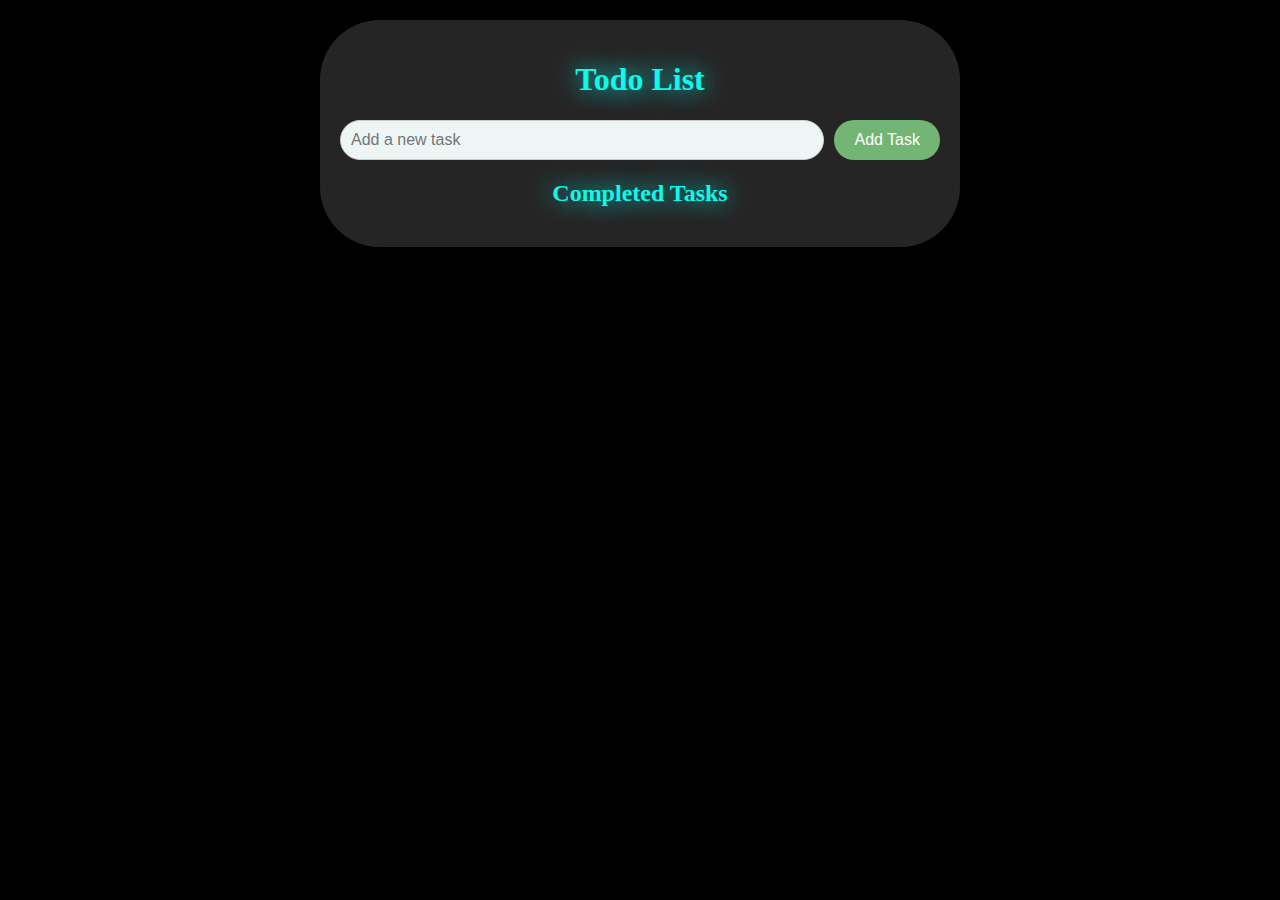
<file: index.html>
<!DOCTYPE html>
<html lang="en">
<head>
    <meta charset="UTF-8">
    <meta name="viewport" content="width=device-width, initial-scale=1.0">
    <title>Todo List</title>
    <link rel="stylesheet" href="style.css">
</head>
<body>
    <div class="todo-container">
        <h1>Todo List</h1>
        <div class="add-task">
            <input type="text" id="taskInput" placeholder="Add a new task">
            <button onclick="addTask()">Add Task</button>
        </div>
        <ul id="taskList" class="task-list">
            
        </ul>
        <h2>Completed Tasks</h2>
        <ul id="completedTasks" class="task-list">
         
        </ul>
    </div>

    <script src="jascr.js"></script>
</body>
</html>
</file>
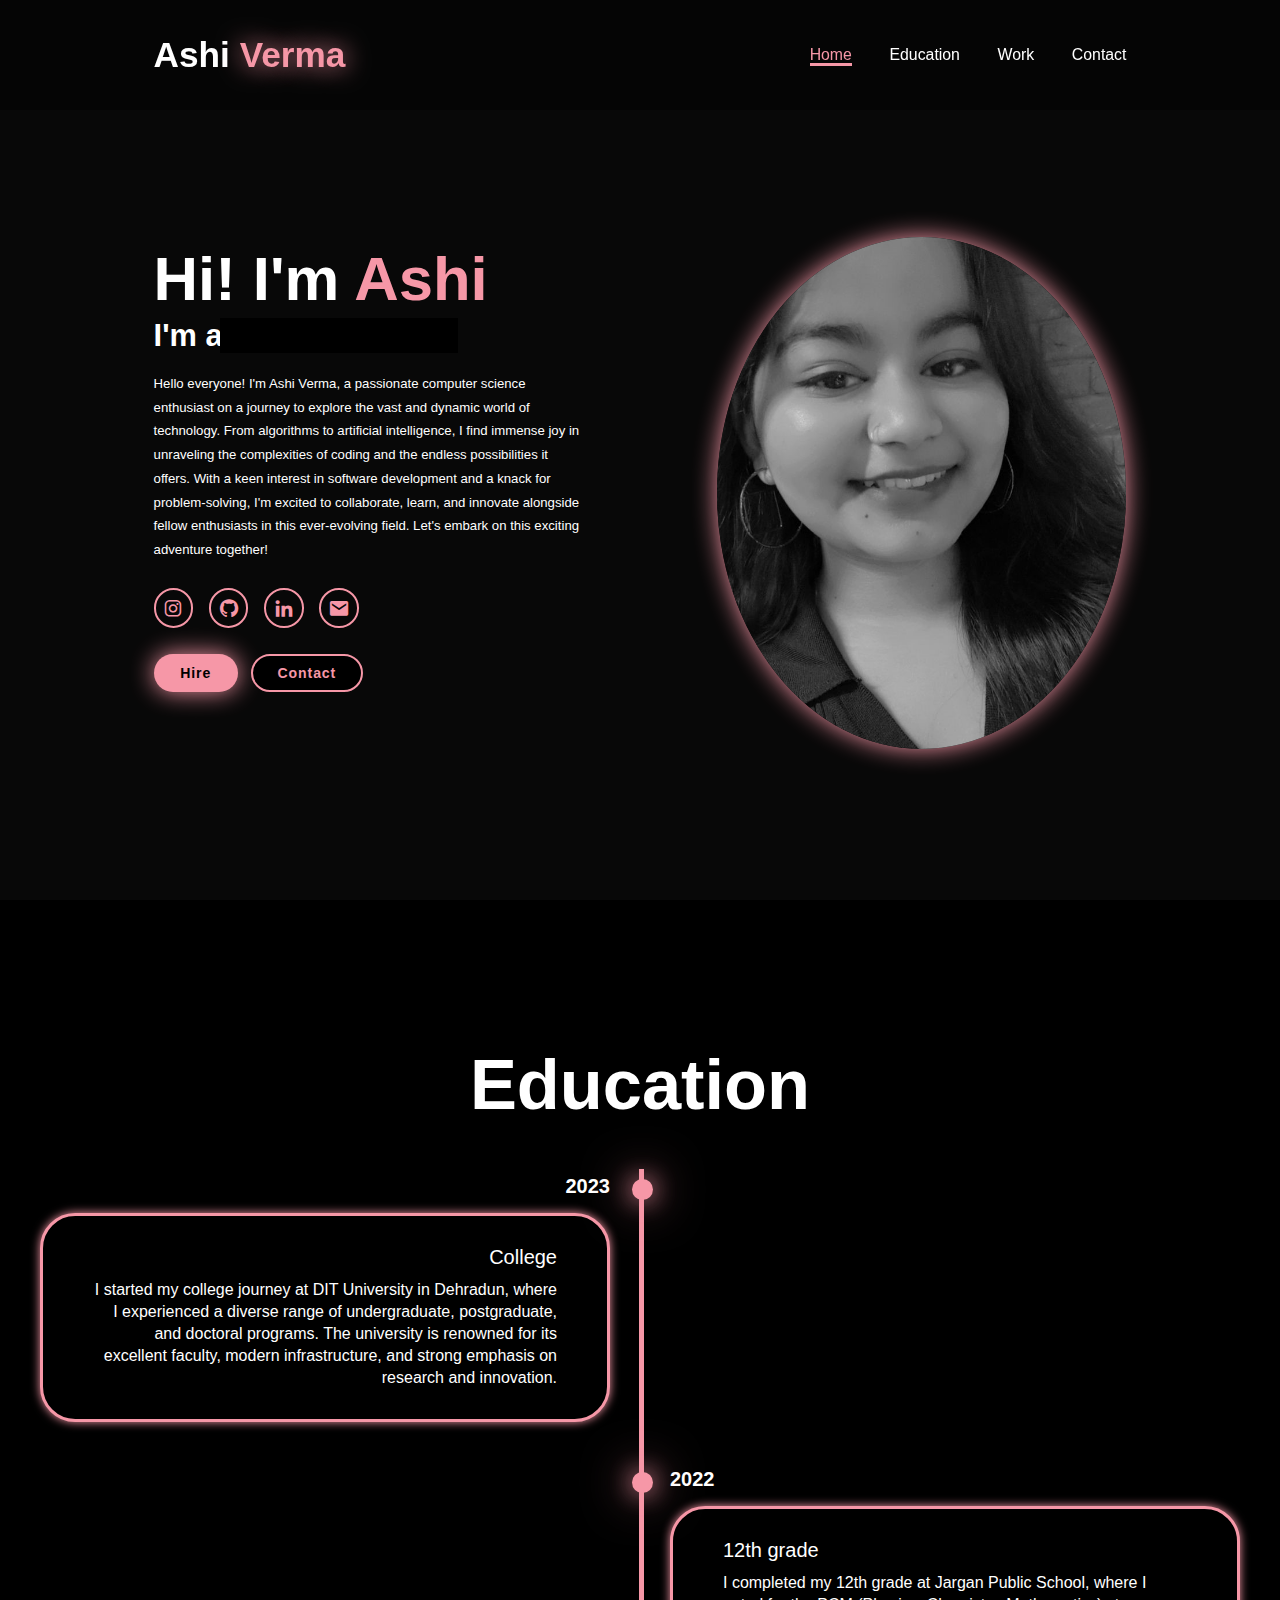
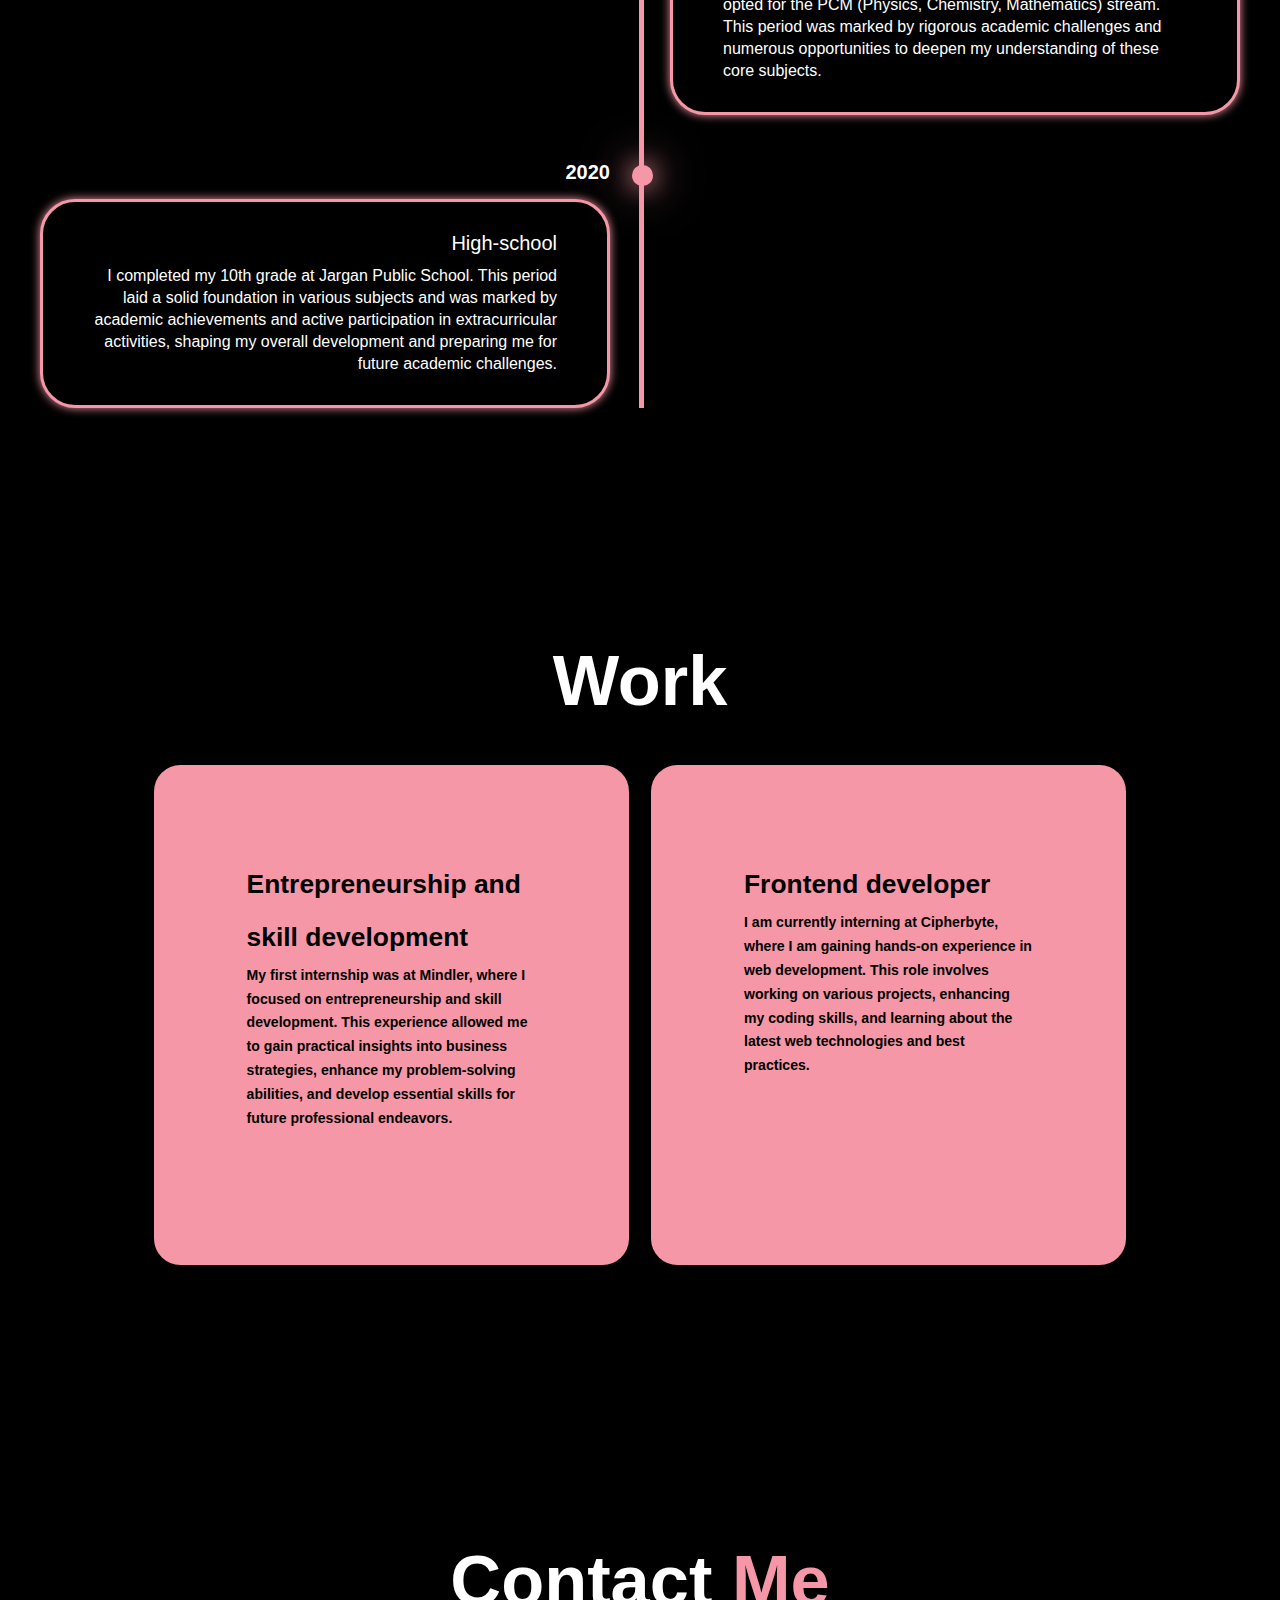
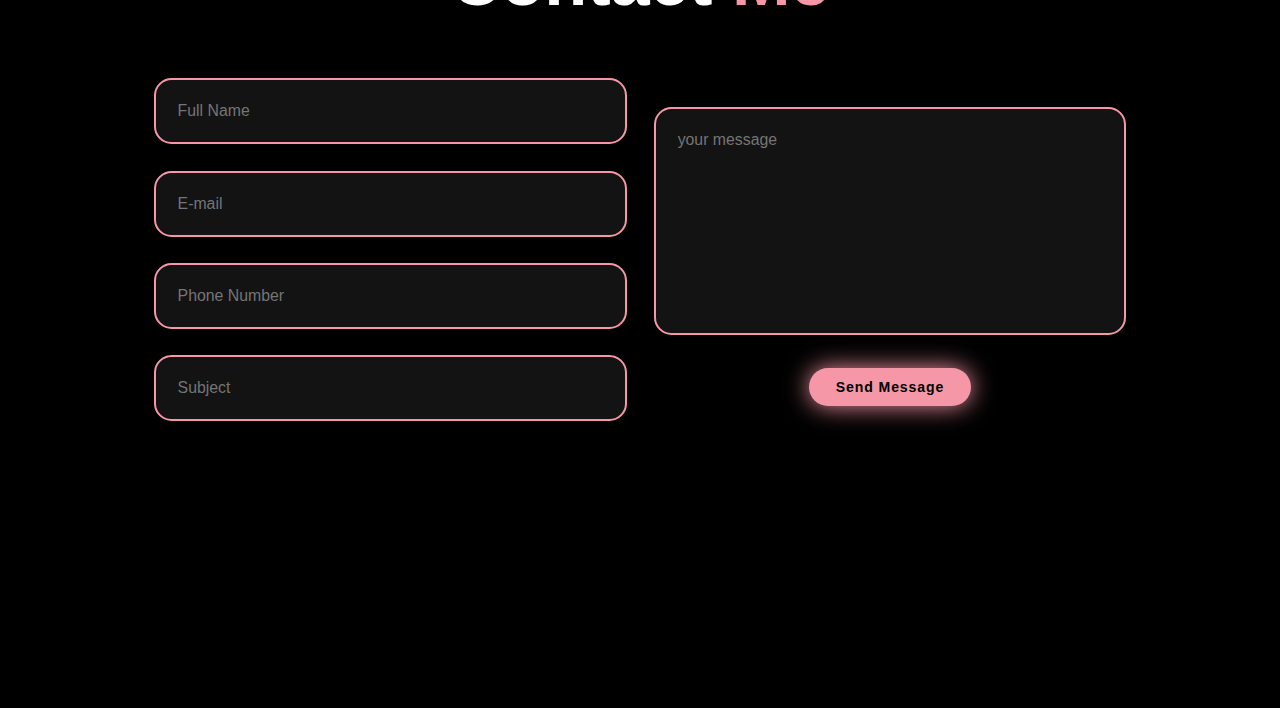
<file: main.html>
<!DOCTYPE html>
<html lang="en">
<head>
    <meta charset="UTF-8">
    <meta name="viewport" content="width=device-width, initial-scale=1.0">
    <link rel = "stylesheet" href="styles.css">
    <link href='https://unpkg.com/boxicons@2.1.4/css/boxicons.min.css' rel='stylesheet'>
    <title>Ashi Verma</title>
</head>
<body>
  <header class= "header">
    <a href = "#home" class="logo">Ashi
        <span>Verma</span>
    </a>
    <i class='bx bx-menu' id="menu-icon"></i>
    <nav class="navbar">
        <a href="#home" class="active">Home</a>
        <a href="#education">Education</a>
        <a href="#work">Work</a>
        <a href="#contact">Contact</a>
    </nav>
  
  </header>
  
  <!-- for home page -->
  <section class="home" id="home">
    <div class="home-content">
        <h1>Hi! I'm <span>Ashi</span></h1>
        <h3 class="text-animation">I'm a<span></span></h3>
     <p>Hello everyone! I'm Ashi Verma, a passionate computer 
      science enthusiast on a journey to explore the vast and 
      dynamic world of technology. 
      From algorithms to artificial intelligence, I find immense joy 
      in unraveling the complexities of coding and the endless 
      possibilities it offers. With a keen interest in software
       development and a knack for problem-solving, I'm excited to 
       collaborate, learn, and innovate alongside fellow enthusiasts in this ever-evolving field.
       Let's embark on this exciting adventure together!</p>
     <div class="social-icons">
        <a href="#"><i class='bx bxl-instagram'></i></a>
        <a href="#"><i class='bx bxl-github'></i></a>
        <a href="#"><i class='bx bxl-linkedin'></i></a>
        <a href="#"><i class='bx bxs-envelope'></i></a>
     </div>
     <div class="btn-group">
        <a href="#" class="btn">Hire</a>
        <a href="#contact" class="btn">Contact</a>
     </div>
    </div>
     <div class="home-img">
      <img src="img.jpg" alt="">
     </div>
  </section>


  <!-- education page -->
  <section class="education" id="education">

    <h2 class="heading">Education</h2>
    <div class="timeline-items">
     <div class="timeline-item">
      <div class="timeline-dot"></div>
        <div class="timeline-date">2023</div>
        <div class="timeline-content">
          <h3>College</h3>
         <p>I started my college journey at DIT University in Dehradun,
           where I experienced a diverse range of undergraduate, postgraduate,
            and doctoral programs. The university is renowned for its excellent faculty,
             modern infrastructure, 
          and strong emphasis on research and innovation.</p> 
        </div>
      
    </div>

    <div class="timeline-item">
      <div class="timeline-dot"></div>
        <div class="timeline-date">2022</div>
        <div class="timeline-content">
          <h3>12th grade</h3>
         <p>I completed my 12th grade at Jargan Public School,
           where I opted for the PCM (Physics, Chemistry, Mathematics) stream. 
           This period was marked by rigorous academic challenges and numerous 
          opportunities to deepen my understanding of these core subjects.
        
         </p> 
        </div>
      
    </div>
    <div class="timeline-item">
      <div class="timeline-dot"> </div>
        <div class="timeline-date">2020</div>
        <div class="timeline-content">
          <h3>High-school</h3>
         <p>I completed my 10th grade at Jargan Public School. 
          This period laid a solid foundation in various subjects and was 
          marked by academic achievements and active participation in 
          extracurricular activities, shaping my overall development 
          and preparing me for future academic challenges.</p> 
        </div>
     
    </div> 
   </div>
  </section>

  <!-- work page -->
  <section class="work" id="work">
    <h2 class="heading">Work</h2>
    <div class="work-container">
      <div class="work-box">
        <div class="work-info">
          <h4>Entrepreneurship and skill development</h4>
          <p>My first internship was at Mindler, where I focused on 
            entrepreneurship and skill development. This experience allowed me to
             gain practical insights into business strategies, enhance my 
             problem-solving abilities, and develop essential skills
              for future professional endeavors.
          </p>
        </div>
      </div>

      <div class="work-box">
        <div class="work-info">
          <h4>Frontend developer</h4>
          <p>I am currently interning at Cipherbyte, where
             I am gaining hands-on experience in web development. 
             This role involves working on various projects, 
             enhancing my coding skills, and learning about the 
             latest web technologies and best practices.
          </p>
        </div>
      </div>
    </div>

  </section>
<!-- contact page -->
  <section class="contact" id="contact">
    <h2 class="heading">Contact <span>Me</span></h2>
    <form action="">
      <div class="input-group">
        <div class="input-box">
          <input type="text" placeholder="Full Name">
          <input type="email" placeholder="E-mail">
        </div>
        <div class="input-box">
          <input type="number" placeholder="Phone Number">
          <input type="text" placeholder="Subject">
        </div>
      </div>

      <div class="input-group-2">
        <textarea name="" id="" cols="30" rows="10"
        placeholder="your message"></textarea>
        <input type="submit" value="Send Message" class="btn">
      </div>
    </form>

  </section>
  
</body>
</html>
</file>
<file: style.css>
body {
    font-family:Georgia, 'Times New Roman', Times, serif;
    background-color:black;
    text-align: center;
    margin: 0;
    padding: 0;
}

.todo-container {
    max-width: 600px;
    margin: 20px auto;
    background-color: rgb(38, 37, 37);
    padding: 20px;
    border-radius: 60px;
    box-shadow: 0 0 10px rgba(0,0,0,0.1);
}

h1, h2 {
    color: #09fbeb;
    text-shadow: 0 0 25px #00ffee;
}

.add-task {
    display: flex;
    margin-bottom: 20px;
}

input[type="text"] {
    color:black;
    flex: 1;
    padding: 10px;
    margin-right: 10px;
    font-size: 16px;
    border: 1px solid #ccc;
    border-radius: 30px;
    background-color: rgb(237, 245, 245);
}

button {
    padding: 10px 20px;
    font-size: 16px;
    border: none;
    border-radius: 30px;
    background-color: #72b574;
    color: white;
    cursor: pointer;
    transition: 0.3s ease;
}

button:hover {
    background-color: #45a049;
    transform:scale(1.1);
}

.task-list {
    list-style-type: none;
    padding: 0;
}

.task-list li {
    background-color: rgb(233, 238, 238);
    padding: 10px;
    margin-bottom: 10px;
    border-radius: 30px;
    box-shadow: 0 2px 5px rgba(0,0,0,0.1);
    display: flex;
    justify-content: space-between;
    align-items: center;
    color:black;
}

.task-list li .task-actions {
    display: flex;
    gap: 5px;
}

.task-list li.completed {
    background-color:rgb(243, 248, 248);
    text-decoration: line-through;
    color:black;

}
</file>
<file: styles.css>
*{
    margin: 0;
    padding: 0;
    font-family: "poppins", sans-serif;
    scroll-behavior: smooth;
    outline: none;
    border: none;
    text-decoration: none;
    box-sizing: border-box;
    
}
html{
font-size: 60%;
overflow-x:hidden;
}
body{
    background: #080808;
    color:white;
}
.header {
    position: fixed;
    top: 0;
    width: 100%;
    padding: 4rem 12% 4rem;
    left: 0;
    background: rgba(0, 0, 0, 0.3);
    backdrop-filter: blur(10px);
    display: flex;
    justify-content: space-between;
    align-items: center;
    z-index: 5;
}
/* styling of the logo */
.logo {
    font-size: 4rem;
    color: white;
    font-weight: 800;
    cursor: pointer;
    transition: 0.3s ease;
}
.logo:hover {
    transform: scale(1.2);
}
.logo span{
    text-shadow: 0 0 25px rgb(246, 151, 167);
}

/* styling of the icons and menus */
.navbar a{
    font-size: 1.8rem;
    color: white;
    margin-left: 4rem;
    font-weight: 500;
    transition: 0.3s ease;
    border-bottom: 3px solid transparent;
}
.navbar a:hover,
.navbar a.active{
    color:rgb(246, 151, 167);
    border-bottom: 3px solid rgb(246, 151, 167);
}
#menu-icon{
    font-size: 3.6rem;
    color: rgb(246, 151, 167);
    display: none;
}
section {
    min-height: 100vh;
    padding: 10rem 12% 10rem;
}
.home{
    display: flex;
    align-items: center;
    justify-content: center;
    gap: 15rem;
}
.home-content{
    display: flex;
    flex-direction: column;
    align-items: baseline;
    text-align: left;
    justify-content: center;
    margin-top: 3rem;
}
span {
    color: rgb(246, 151, 167);
}
.logo span{
    color: rgb(246, 151, 167);
}
.home-content h3{
    margin-bottom: 2rem;
    margin-top: 1rem;
    font-size: 3.5rem;
}
.home-content h1{
    font-size: 7rem;
    font-weight: 700;
    margin-top: 1.5rem;
    line-height: 1;
}
.home-img {
    border-radius: 50%;
}
.home-img img{
    position: relative;
    top: 5em;
    width: 32vw;
    border-radius: 50%;
    box-shadow: 0 0 25px rgb(246, 151, 167);
    cursor: pointer;
    transition: 0.4s ease-in-out;
}
.home-img img:hover {
    box-shadow: 0 0 25px rgb(246, 151, 167),
                0 0 50px rgb(246, 151, 167),
                0 0 100px rgb(246, 151, 167);
}
.home-content p{
    font-size: 1.5rem;
    font-weight: 500;
    line-height: 1.8;
    max-width: 1000px; 
}
.social-icons a{
    display: inline-flex;
    justify-content: center;
    align-items: center;
    width: 4.5rem;
    height: 4.5rem;
    background: transparent;
    border: 2px solid rgb(246, 151, 167);
    font-size: 2.5rem;
    border-radius: 50%;
    color: rgb(246, 151, 167);
    margin: 3rem 1.5rem 3rem 0;
    transition: 0.3s ease-in-out;
}
.social-icons a:hover {
    color: white;
    transform: scale(1.3)translateY(-5px);
    box-shadow: 0 0 25px rgb(246, 151, 167);
    background: rgb(246, 151, 167);
}

/* styling of the button  */
.btn {
    display: inline-block;
    padding: 1rem 2.8rem;
    background: rgb(246, 151, 167);
    box-shadow:  0 0 25px rgb(246, 151, 167);
    border-radius: 4rem;
    font-size: 1.6rem;
    color: black;
    border: 2px solid transparent;
    letter-spacing: 0.1rem;
    font-weight: 600;
    transition: 0.3s ease-in-out;
    cursor: pointer;
}
.btn:hover {
 transform: scale(1.05);
 box-shadow: 0 0 50px rgb(246, 151, 167);  
}
.btn-group {
    display: flex;
    align-items: center;
    gap: 1.5rem;
}
.btn-group a:nth-of-type(2){
    background-color: black;
    color: rgb(246, 151, 167);
    border: 2px solid rgb(246, 151, 167);
    box-shadow: 0 0 25px transparent;
}
.btn-group a:nth-of-type(2):hover {
    box-shadow: 0 0 25px rgb(246, 151, 167);
    background-color: rgb(246, 151, 167);
    color: black;
}
/* styling of the text-animation */
.text-animation {
    font-size: 34px;
    font-weight: 600;
    min-width: 280px;
}
.text-animation span{
    position: relative;
}
.text-animation span::before {
content: " Web developer";
color:rgb(246, 151, 167);
animation: words 20s infinite;
}
.text-animation span::after{
    content: "";
    background-color: black;
    position: absolute;
    width: calc(100% + 8px);
    height: 100%;
    border-left: 3px solid black;
    right: -8px;
    animation: cursor 0.6s infinite, typing 20s steps(14) infinite;
}
@keyframes cursor {
    to{
        border-left: 2px solid rgb(246, 151, 167);
    }
}
/* transition effect */
@keyframes words {
    0%,
    20%{
        content: " Student";
    }
    21%,
    40%{
        content: " Web developer";
    }
    41%,
    60% {
        content: " CSE STUDENT";
    }
    61%, 
    80% {
        content: " Future Engineer";
    }
    81%, 
    100% {
        content: " Eager learner";
    }

}
@keyframes typing {
    10%,
    15%,
    30%,
    35%,
    50%,
    55%,
    70%,
    75%,
    90%,
    95%{
        width: 0;
    }
    5%, 
    20%,
    25%,
    40%,
    45%,
    60%,
    65%,
    80%,
    85%{
        width: calc(100% + 8px);
    }
}
.heading{
    font-size: 8rem;
    text-align: center;
    margin: 5rem 0;
}
/* styling of other different pages */
.education {
    padding: 100px 15px;
    background: black;
}
.education h2{
    margin-bottom: 5rem;
}
.timeline-items {
    max-width: 1200px;
    margin: auto;
    display: flex;
    flex-wrap: wrap;
    position : relative;
}
.timeline-items::before{
    content:"";
    position: absolute;
    width: 5px;
    height: 100%;
    background-color: rgb(246, 151, 167);
    left: calc(50% - 1px);
}
.timeline-item{
    margin-bottom: 40px;
    width: 100%; 
    position:relative;
}
.timeline-item:last-child{
    margin-bottom:0;
}
.timeline-item:nth-child(odd){
    padding-right: calc(50% + 30px);
    text-align: right;
}
.timeline-item:nth-child(even){
    padding-left: calc(50% + 30px);
}
.timeline-dot{
    height: 21px;
    width: 21px;
    background-color: rgb(246, 151, 167);
    box-shadow: 0 0 25px rgb(246, 151, 167),
                0 0 50px rgb(246, 151, 167);
    position: absolute;
    left: calc(50% - 8px);
    border-radius: 50%;
    top: 10px;
}
.timeline-date{
    font-size: 20px;
    font-weight: 800;
    color: white;
    margin: 6px 0 15px;
}
.timeline-content{
    background-color: black;
    border: 3px solid rgb(246, 151, 167);
    padding: 30px 50px;
    border-radius: 4rem;
    box-shadow: 0 0 10px rgb(246, 151, 167);
    cursor: pointer;
    transition: 0.3s ease-in-out;
}
.timeline-content:hover {
    transform: scale(1.05);
    box-shadow: 0 0 25px rgb(246, 151, 167);
}
.timeline-content h3{
    font-size: 20px;
    color: white;
    margin: 0 0 10px;
    font-weight: 500;
}
.timeline-content p{
    color: white;
    font-size: 16px;
    font-weight: 300;
    line-height: 22px;
}
::-webkit-scrollbar{
    width: 15px;
}
::-webkit-scrollbar-thumb{
    background-color: rgb(246, 151, 167);
}
::-webkit-scrollbar-track{
    background-color: black;
    width: 50px;
}
.work {
    background: black;
    color:black;
}
.work h2{
    margin-bottom: 5rem;
    color: white;
}
.work-container{
    display: grid;
    grid-template-columns: repeat(2,1fr);
    align-items: center;
    gap: 2.5rem;
}
.work-box{
    background-color: rgb(246, 151, 167);
    height: 500px;
    border-radius: 3rem;
    border: 5px solid transparent;
    cursor: pointer;
    transition: 0.4s ease-in-out;
}
.work-box:hover{
    background: white;
    color: black;
    border: 5px solid rgb(246, 151, 167);
    transform: scale(1.03);
}
.work-box, .work-info{
    display:flex;
    flex-direction: column;
    text-align: left;
    max-height: 500px;
    justify-content: left;
    align-items: baseline;
    padding: 5rem 5rem;
    
}
.work-info h4{
    font-size: 3rem;
    font-weight: 800;
    line-height: 2;
    color: black;
}
.work-info p{
    font-size: 1.6rem;
    font-weight: 600;
    max-height: 100px;
    line-height: 1.7;
    margin: auto;
    color: black;
}
.contact{
    background-color: black;
}
.contact h2{
    margin-bottom: 3rem;
    color: white;
}
.contact form{
    display: flex;
    align-items: center;
    justify-content: center;
    gap: 3rem;
    margin: 5rem auto;
    text-align: center;

}
.contact form .input-box{
    display: flex;
    justify-content: center;
    flex-wrap: wrap;
}
.contact form .input-box input, 
.contact form textarea{
    width: 100%;
    padding: 2.5rem;
    font-size: 1.8rem;
    color: white;
    background: #131313;
    border-radius: 2rem;
    border: 2px solid rgb(246, 151, 167);
    margin: 1.5rem 0;
    resize: none;
}
.contact form .btn{
    margin-top: 2rem;
}
.footer{
    position: relative;
    bottom: 0;
    width: 100%;
    padding: 40px 0;
    background-color: #131313;
}
.footer .social{
    text-align: center;
    padding-bottom: 25px;
    color: rgb(246, 151, 167);
}
.footer .social a{
    font-size: 25px;
    color: rgb(246, 151, 167);
    width: 42px;
    height: 42px;
    line-height: 42px;
    display: inline-block;
    text-align: center;
    border-radius: 50%;
    margin: 0 10px;
    transition: 0.3s ease-in-out;
    border: 2px solid rgb(246, 151, 167);
}
.footer .social a:hover{
    transform: scale(1.2)translateY(-10px);
    background-color: rgb(246, 151, 167);
    color: black;
    box-shadow: 0 25px rgb(246, 151, 167);
}
.footer ul{
    margin-top: 0;
    padding: 0;
    font-size: 18px;
    line-height: 1.6;
    margin-bottom:0;
    text-align: center;
}
.footer ul li a{
    color: white;
    border-bottom: 3px solid transparent;
    transition: 0.3s ease-in-out;
}
.footer ul li a:hover{
    border-bottom: 3px solid rgb(246, 151, 167);
}
.footer ul li{
    display: inline-block;
    padding: 0 15px;
}
.footer .copyright{
    margin-top: 50px;
    text-align: center;
    font-size: 16;
    color: white;

}

@media(max-width: 1285px){
    html{
        font-size: 55%;
    }
    .services-container{
        padding-bottom: 7rem;
        grid-template-columns: repeat(2,1fr);
        margin: 0 5rem;
    }
}
@media(max-width:991px){
    header{
        padding: 2rem 3%;
    }
    section{
        padding: 10rem 3% 2rem;
    }
    .timeline-items::before{
        left: 7px;
    }
    .timeline-item:nth-child(odd){
        padding-right: 0;
        text-align: left;
    }
    .timeline-item:nth-child(odd),
    .timeline-item:nth-child(even){
        padding-left: 37px;
    }
    .timeline-dot{
        left:0;

    }
    .work{
        padding-bottom: 7rem;
    }
    .contact form{
        flex-direction: column;
    }
    .footer{
        padding: 2rem 3%;
    }
}
@media(max-width:895px){
    #menu-icon{
        display: block;
    }
    .navbar{
        position:absolute;
        top: 100%;
        right: 0;
        width: 50%;
        padding: 1rem 3%;
        background: black;
        backdrop-filter: blur(20px);
        border-bottom-left-radius: 2rem;
        border-left: 2px solid rgb(246, 151, 167);
        border-bottom: 2px solid rgb(246, 151, 167);
        display:none;
    }
    .navbar.active{
        display: block;
        font-size: 2rem;
        margin: 3rem 0;
        color: white;
    }
    .home{
        flex-direction:column-reverse;
        margin: 5rem 4rem;
    }
    .home-content h3{
        font-size: 2.6rem;
    }
    .home-content h1{
        font-size: 8rem;
        margin-top: 3rem;
    }
    .home-content p{
        max-width: 600px;
        margin: 0 auto;
    }
    .home-img img{
        width: 56vw;
    }
    .work h2{
        margin-bottom: 3rem;
    }
    .work-container{
        grid-template-columns: repeat(1, 1fr);

    }
}
</file>
